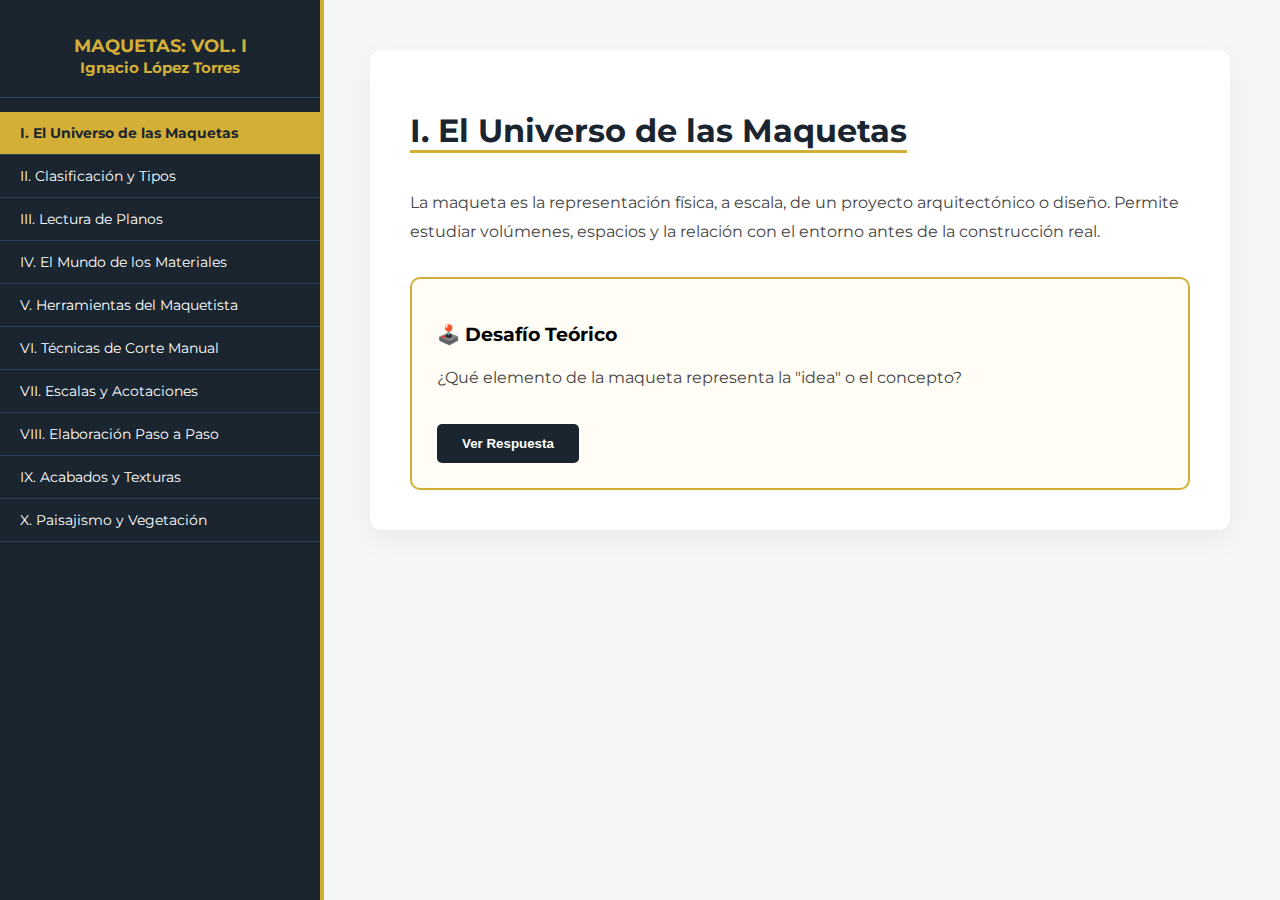
<file: index.html>
<!DOCTYPE html>
<html lang="es">
<head>
    <meta charset="UTF-8">
    <meta name="viewport" content="width=device-width, initial-scale=1.0">
    <title>Maquetas para Principiantes - Libro Completo</title>
    <link href="https://fonts.googleapis.com/css2?family=Montserrat:wght@300;400;700&display=swap" rel="stylesheet">
    <style>
        :root { --gold: #d4af37; --dark: #1a252f; --light: #f4f7f6; --accent: #e67e22; }
        body { font-family: 'Montserrat', sans-serif; margin: 0; display: flex; background: var(--light); }
        
        /* Sidebar */
        #sidebar { width: 320px; background: var(--dark); height: 100vh; color: white; position: fixed; overflow-y: auto; border-right: 4px solid var(--gold); }
        #sidebar h2 { padding: 20px; font-size: 1.1rem; text-align: center; color: var(--gold); border-bottom: 1px solid #34495e; }
        .nav-item { padding: 12px 20px; cursor: pointer; border-bottom: 1px solid #2c3e50; font-size: 0.9rem; transition: 0.3s; }
        .nav-item:hover, .nav-item.active { background: var(--gold); color: var(--dark); font-weight: bold; }

        /* Contenido */
        #main-content { margin-left: 320px; padding: 50px; width: 100%; max-width: 1000px; }
        .chapter-card { background: white; padding: 40px; border-radius: 12px; box-shadow: 0 10px 30px rgba(0,0,0,0.05); display: none; animation: fadeIn 0.4s ease; }
        .chapter-card.active { display: block; }
        h1 { color: var(--dark); font-size: 2rem; margin-bottom: 20px; border-bottom: 3px solid var(--gold); display: inline-block; }
        p { line-height: 1.8; color: #444; }

        /* Componentes Interactivos */
        .activity-box { margin-top: 30px; padding: 25px; background: #fffdf5; border: 2px solid var(--gold); border-radius: 10px; }
        .btn-check { background: var(--dark); color: white; border: none; padding: 12px 25px; border-radius: 5px; cursor: pointer; margin-top: 15px; font-weight: bold; }
        .btn-check:hover { background: var(--accent); }
        .feedback { margin-top: 15px; font-weight: bold; font-size: 0.9rem; }
        input[type="number"], select { padding: 10px; border-radius: 5px; border: 1px solid #ccc; margin: 5px 0; }

        @keyframes fadeIn { from { opacity: 0; } to { opacity: 1; } }
    </style>
</head>
<body>

<div id="sidebar">
    <h2>MAQUETAS: VOL. I<br><small>Ignacio López Torres</small></h2>
    <div class="nav-item active" onclick="showChapter(1)">I. El Universo de las Maquetas</div>
    <div class="nav-item" onclick="showChapter(2)">II. Clasificación y Tipos</div>
    <div class="nav-item" onclick="showChapter(3)">III. Lectura de Planos</div>
    <div class="nav-item" onclick="showChapter(4)">IV. El Mundo de los Materiales</div>
    <div class="nav-item" onclick="showChapter(5)">V. Herramientas del Maquetista</div>
    <div class="nav-item" onclick="showChapter(6)">VI. Técnicas de Corte Manual</div>
    <div class="nav-item" onclick="showChapter(7)">VII. Escalas y Acotaciones</div>
    <div class="nav-item" onclick="showChapter(8)">VIII. Elaboración Paso a Paso</div>
    <div class="nav-item" onclick="showChapter(9)">IX. Acabados y Texturas</div>
    <div class="nav-item" onclick="showChapter(10)">X. Paisajismo y Vegetación</div>
</div>

<div id="main-content">
    
    <div id="cap1" class="chapter-card active">
        <h1>I. El Universo de las Maquetas</h1>
        <p>La maqueta es la representación física, a escala, de un proyecto arquitectónico o diseño. Permite estudiar volúmenes, espacios y la relación con el entorno antes de la construcción real.</p>
        <div class="activity-box">
            <h3>🕹️ Desafío Teórico</h3>
            <p>¿Qué elemento de la maqueta representa la "idea" o el concepto?</p>
            <button class="btn-check" onclick="alert('Respuesta: Los Elementos Conceptuales (punto, línea, plano y volumen).')">Ver Respuesta</button>
        </div>
    </div>

    <div id="cap2" class="chapter-card">
        <h1>II. Clasificación y Tipos</h1>
        <p>Existen maquetas topográficas (terreno), de edificación (casas), urbanas (ciudades) y de detalle (muebles o estructuras específicas).</p>
        <div class="activity-box">
            <h3>🕹️ Clasificador Visual</h3>
            <p>Si quieres mostrar cómo se distribuyen las calles de un barrio, ¿qué tipo de maqueta usarías?</p>
            <select id="q2-select">
                <option value="x">Selecciona...</option>
                <option value="ok">Maqueta Urbanística</option>
                <option value="x">Maqueta de Detalle</option>
            </select>
            <button class="btn-check" onclick="validate('q2-select', 'ok', 'res2')">Validar</button>
            <div id="res2" class="feedback"></div>
        </div>
    </div>

    <div id="cap3" class="chapter-card">
        <h1>III. Lectura de Planos Arquitectónicos</h1>
        <p>Para construir una maqueta es vital entender la <b>Planta</b> (vista desde arriba), los <b>Cortes</b> (vista interna vertical) y las <b>Fachadas</b> (vistas exteriores).</p>
        <div class="activity-box">
            <h3>🕹️ El Mapa de Trabajo</h3>
            <p>¿Qué plano indica la altura total de los muros externos?</p>
            <input type="radio" name="q3" id="q3a"> Planta <br>
            <input type="radio" name="q3" id="q3b"> Fachada o Alzado <br>
            <button class="btn-check" onclick="checkRadio('q3b', 'res3')">Comprobar</button>
            <div id="res3" class="feedback"></div>
        </div>
    </div>

    <div id="cap4" class="chapter-card">
        <h1>IV. El Mundo de los Materiales</h1>
        <p>El manual recomienda: Papel ilustración, Cartón Batería (el más usado por su facilidad de corte), Cartulina Sulfatada y Madera Balsa.</p>
        <div class="activity-box">
            <h3>🕹️ Selector de Material</h3>
            <p>¿Cuál es el material "Rey" para principiantes por ser blanco y fácil de pegar?</p>
            <input type="text" id="q4-input" placeholder="Escribe aquí...">
            <button class="btn-check" onclick="checkText('q4-input', 'carton bateria', 'res4')">Revisar</button>
            <div id="res4" class="feedback"></div>
        </div>
    </div>

    <div id="cap5" class="chapter-card">
        <h1>V. Herramientas del Maquetista</h1>
        <p>Equipo básico: Cutter (Exacto), Regla metálica (indispensable), Escuadras, Pegamento blanco (UHU o similar) y base para corte.</p>
        <div class="activity-box">
            <h3>🕹️ Kit de Emergencia</h3>
            <p>¿Por qué nunca se debe usar una regla de plástico para cortar?</p>
            <button class="btn-check" onclick="alert('Porque el cutter puede rebanar el plástico, arruinando la regla y causando un accidente.')">Revelar Razón</button>
        </div>
    </div>

    <div id="cap6" class="chapter-card">
        <h1>VI. Técnicas de Corte Manual</h1>
        <p>El corte debe ser firme. Se recomienda pasar el cutter varias veces suavemente en lugar de una sola vez con mucha fuerza.</p>
        <div class="activity-box">
            <h3>🕹️ Simulador de Seguridad</h3>
            <p>Al cortar, ¿hacia dónde debe ir dirigida la fuerza?</p>
            <select id="q6-select">
                <option value="x">Hacia el cuerpo</option>
                <option value="ok">Hacia afuera del cuerpo</option>
            </select>
            <button class="btn-check" onclick="validate('q6-select', 'ok', 'res6')">Validar</button>
            <div id="res6" class="feedback"></div>
        </div>
    </div>

    <div id="cap7" class="chapter-card">
        <h1>VII. Escalas y Acotaciones</h1>
        <p>Escalas comunes: 1:50 (detallada), 1:100 (estándar), 1:200 (conjunto).</p>
        <div class="activity-box">
            <h3>📏 Calculadora Interactiva</h3>
            <p>Convierte metros reales a cm de maqueta:</p>
            Metros reales: <input type="number" id="m-real" style="width:60px"> <br>
            Escala 1: <input type="number" id="e-val" style="width:60px" value="100">
            <button class="btn-check" onclick="calc()">Calcular</button>
            <p id="res7" style="color:blue; font-weight:bold;"></p>
        </div>
    </div>

    <div id="cap8" class="chapter-card">
        <h1>VIII. Elaboración Paso a Paso</h1>
        <p>1. Limpieza de área. 2. Dibujo en base. 3. Corte de muros. 4. Armado de ventanas. 5. Pegado final.</p>
        <div class="activity-box">
            <h3>🕹️ Orden Lógico</h3>
            <p>¿Qué se debe hacer antes: Pegar los muros o cortar los huecos de las ventanas?</p>
            <button class="btn-check" onclick="alert('Cortar las ventanas. Siempre se trabaja el detalle en plano antes de armar el volumen.')">Ver Respuesta</button>
        </div>
    </div>

    <div id="cap9" class="chapter-card">
        <h1>IX. Acabados y Texturas</h1>
        <p>Uso de mallas para ventanas, acetatos para vidrios y pinturas acrílicas mates para muros.</p>
        <div class="activity-box">
            <h3>🕹️ Laboratorio de Acabados</h3>
            <p>¿Qué material usarías para representar el cristal de una ventana?</p>
            <input type="text" id="q9-input">
            <button class="btn-check" onclick="checkText('q9-input', 'acetato', 'res9')">Validar</button>
            <div id="res9" class="feedback"></div>
        </div>
    </div>

    <div id="cap10" class="chapter-card">
        <h1>X. Paisajismo y Vegetación</h1>
        <p>Creación de árboles con alambre y esponja pintada. Uso de aserrín teñido para el césped.</p>
        <div class="activity-box">
            <h3>🕹️ El Toque Final</h3>
            <p>¿Para qué sirve el aserrín pintado de verde en una maqueta?</p>
            <button class="btn-check" onclick="alert('Para representar el pasto o áreas verdes.')">Ver Respuesta</button>
        </div>
    </div>

</div>

<script>
    function showChapter(n) {
        document.querySelectorAll('.chapter-card').forEach(c => c.classList.remove('active'));
        document.querySelectorAll('.nav-item').forEach(i => i.classList.remove('active'));
        document.getElementById('cap' + n).classList.add('active');
        document.querySelectorAll('.nav-item')[n-1].classList.add('active');
        window.scrollTo(0,0);
    }

    function validate(id, correct, resId) {
        const val = document.getElementById(id).value;
        const out = document.getElementById(resId);
        if(val === correct) { out.innerHTML = "✅ ¡Excelente!"; out.style.color = "green"; }
        else { out.innerHTML = "❌ Revisa el capítulo."; out.style.color = "red"; }
    }

    function checkRadio(id, resId) {
        const out = document.getElementById(resId);
        if(document.getElementById(id).checked) { out.innerHTML = "✅ ¡Correcto!"; out.style.color = "green"; }
        else { out.innerHTML = "❌ Incorrecto."; out.style.color = "red"; }
    }

    function checkText(id, correct, resId) {
        const val = document.getElementById(id).value.toLowerCase();
        const out = document.getElementById(resId);
        if(val.includes(correct)) { out.innerHTML = "✅ ¡Muy bien!"; out.style.color = "green"; }
        else { out.innerHTML = "❌ Prueba otra palabra."; out.style.color = "red"; }
    }

    function calc() {
        const m = document.getElementById('m-real').value;
        const e = document.getElementById('e-val').value;
        const res = (m * 100) / e;
        document.getElementById('res7').innerText = "Resultado: " + res.toFixed(2) + " cm";
    }
</script>

</body>
</html>
</file>
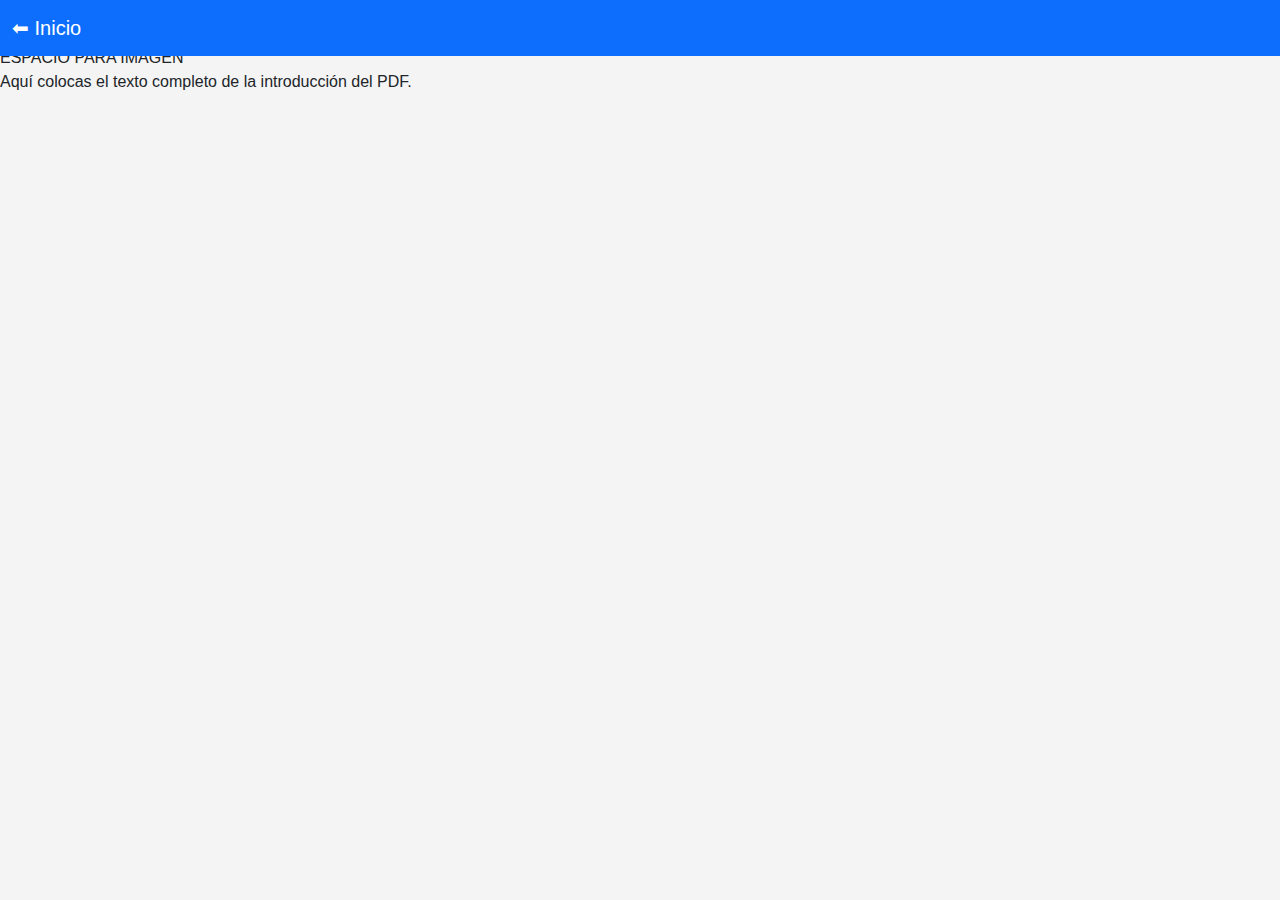
<file: introduccion.html>
<!DOCTYPE html>
<html lang="es">
<head>
<meta charset="UTF-8">
<title>Introducción</title>
<link href="https://cdn.jsdelivr.net/npm/bootstrap@5.3.2/dist/css/bootstrap.min.css" rel="stylesheet">
<link href="style.css" rel="stylesheet">
</head>
<body>

<nav class="navbar navbar-dark bg-primary fixed-top">
<div class="container-fluid">
<a class="navbar-brand" href="index.html">⬅ Inicio</a>
</div>
</nav>

<div class="contenido">
<h2>Introducción</h2>

<div class="espacio-imagen">ESPACIO PARA IMAGEN</div>

<p>
Aquí colocas el texto completo de la introducción del PDF.
</p>
</div>

</body>
</html>
</file>
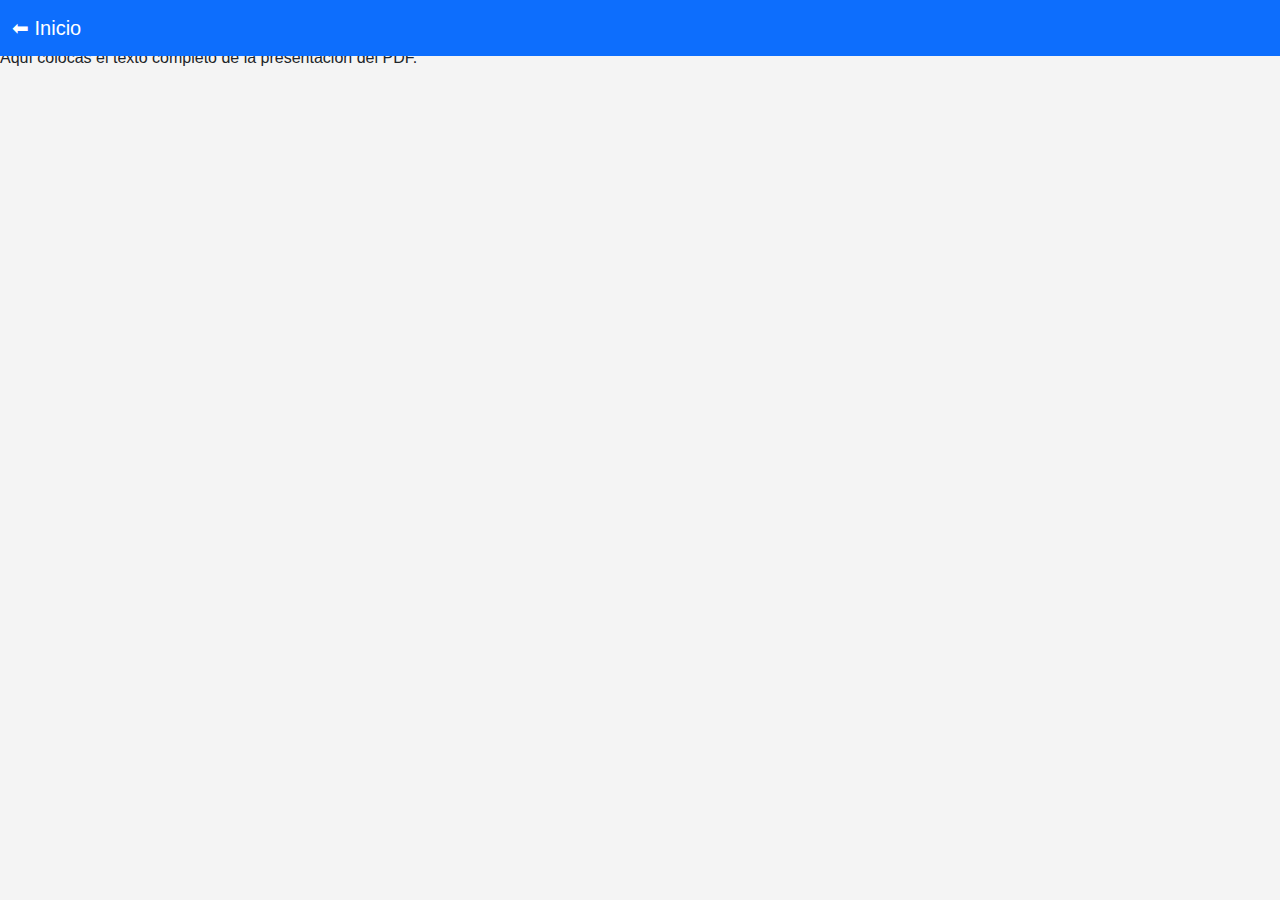
<file: presentacion.html>
<!DOCTYPE html>
<html lang="es">
<head>
<meta charset="UTF-8">
<title>Presentación</title>
<link href="https://cdn.jsdelivr.net/npm/bootstrap@5.3.2/dist/css/bootstrap.min.css" rel="stylesheet">
<link href="style.css" rel="stylesheet">
</head>
<body>

<nav class="navbar navbar-dark bg-primary fixed-top">
<div class="container-fluid">
<a class="navbar-brand" href="index.html">⬅ Inicio</a>
</div>
</nav>

<div class="contenido">
<h2>Presentación</h2>
<p>
Aquí colocas el texto completo de la presentación del PDF.
</p>
</div>

</body>
</html>
</file>
<file: style.css>
:root {
    --primary: #2c3e50;
    --accent: #d35400;
    --sidebar-bg: #1a252f;
    --text-color: #333;
    --light-gray: #f4f4f4;
}

body {
    font-family: 'Segoe UI', sans-serif;
    margin: 0;
    display: flex;
    background: var(--light-gray);
}

/* Sidebar */
.sidebar {
    width: 280px;
    height: 100vh;
    background: var(--sidebar-bg);
    color: white;
    position: fixed;
    overflow-y: auto;
}

.sidebar header {
    padding: 20px;
    text-align: center;
    background: #111;
}

.sidebar nav a {
    display: block;
    color: #bdc3c7;
    padding: 12px 20px;
    text-decoration: none;
    border-bottom: 1px solid #2c3e50;
    font-size: 14px;
}

.sidebar nav a:hover {
    background: var(--accent);
    color: white;
}

/* Contenedor Principal */
.main-content {
    margin-left: 280px;
    width: calc(100% - 280px);
    padding: 40px;
}

.page-card {
    background: white;
    padding: 40px;
    border-radius: 8px;
    box-shadow: 0 4px 15px rgba(0,0,0,0.1);
    max-width: 900px;
    margin: auto;
}

h1, h2, h3 { color: var(--primary); }

.img-container {
    background: #f9f9f9;
    border: 2px dashed #ccc;
    padding: 20px;
    text-align: center;
    margin: 20px 0;
    border-radius: 5px;
}

.img-container img {
    max-width: 100%;
    height: auto;
}

.next-prev-nav {
    display: flex;
    justify-content: space-between;
    margin-top: 30px;
}

.btn {
    padding: 10px 20px;
    background: var(--primary);
    color: white;
    text-decoration: none;
    border-radius: 4px;
}
</file>
